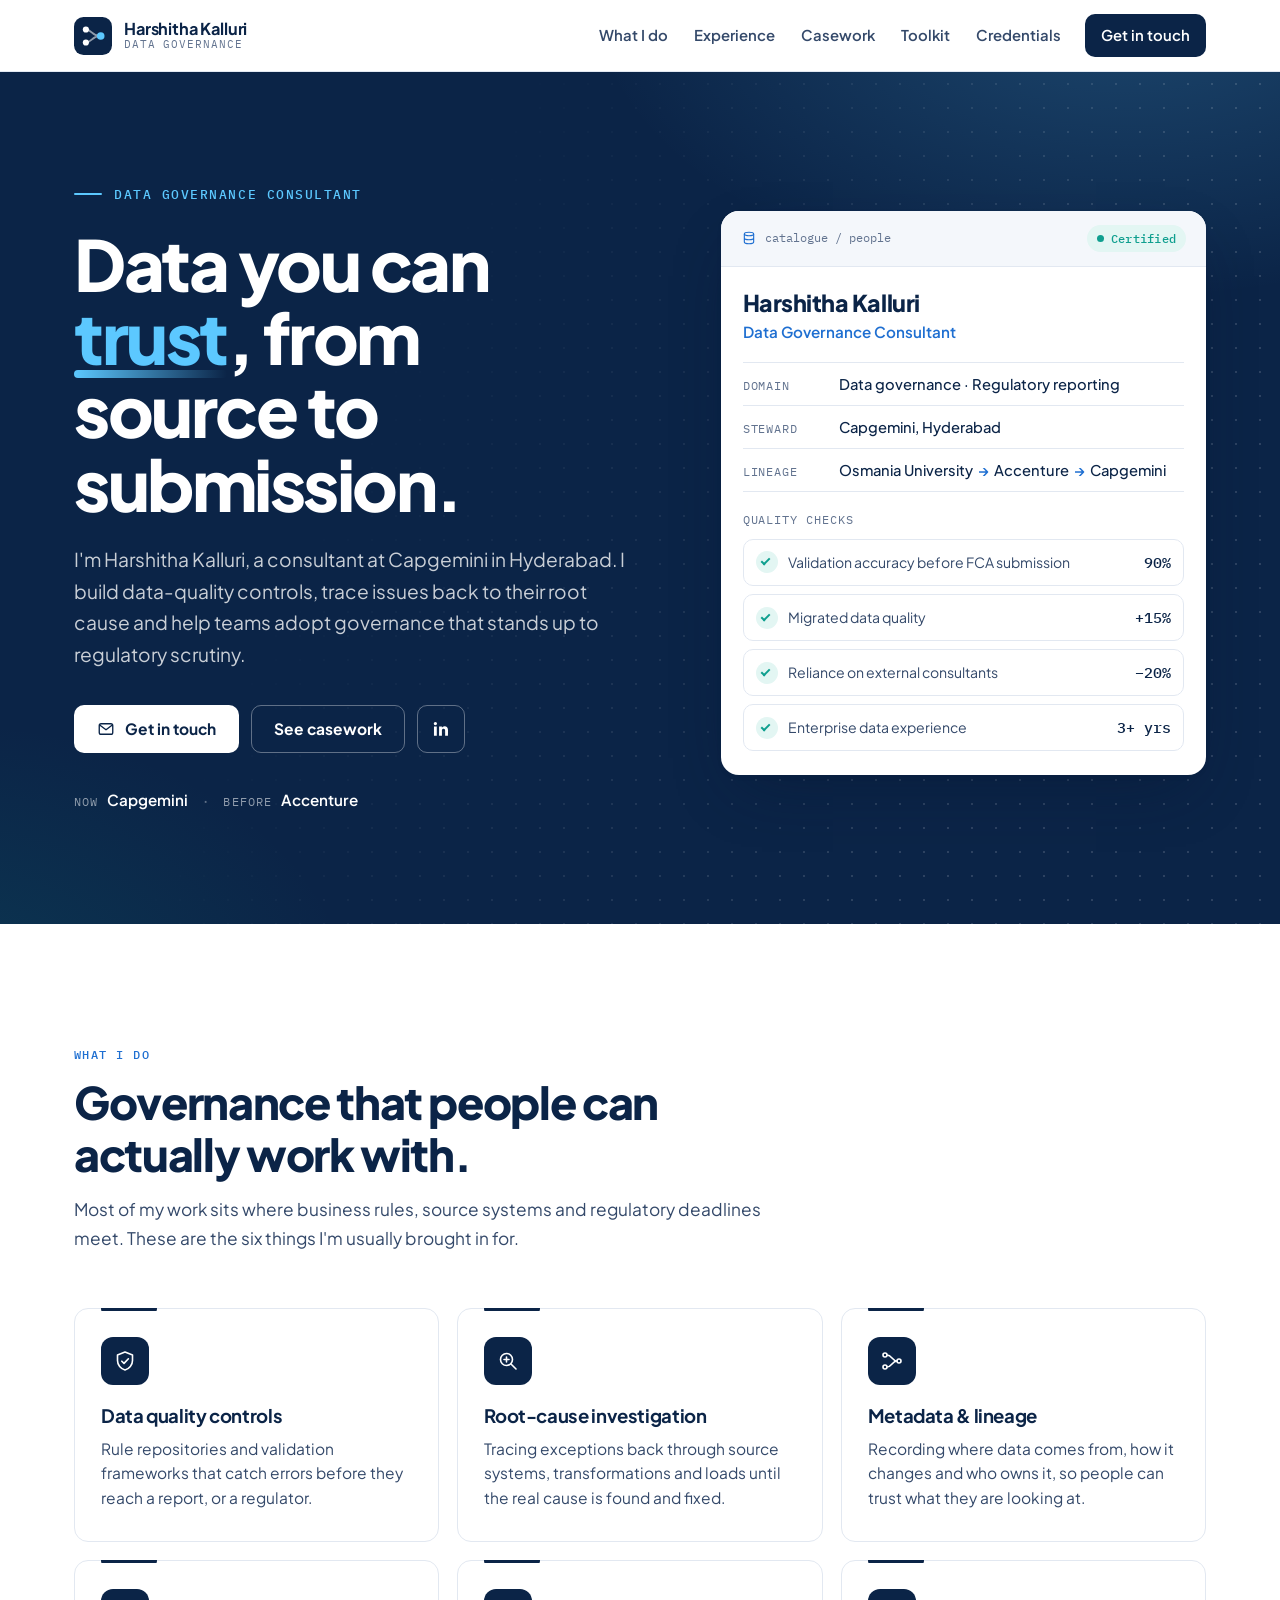
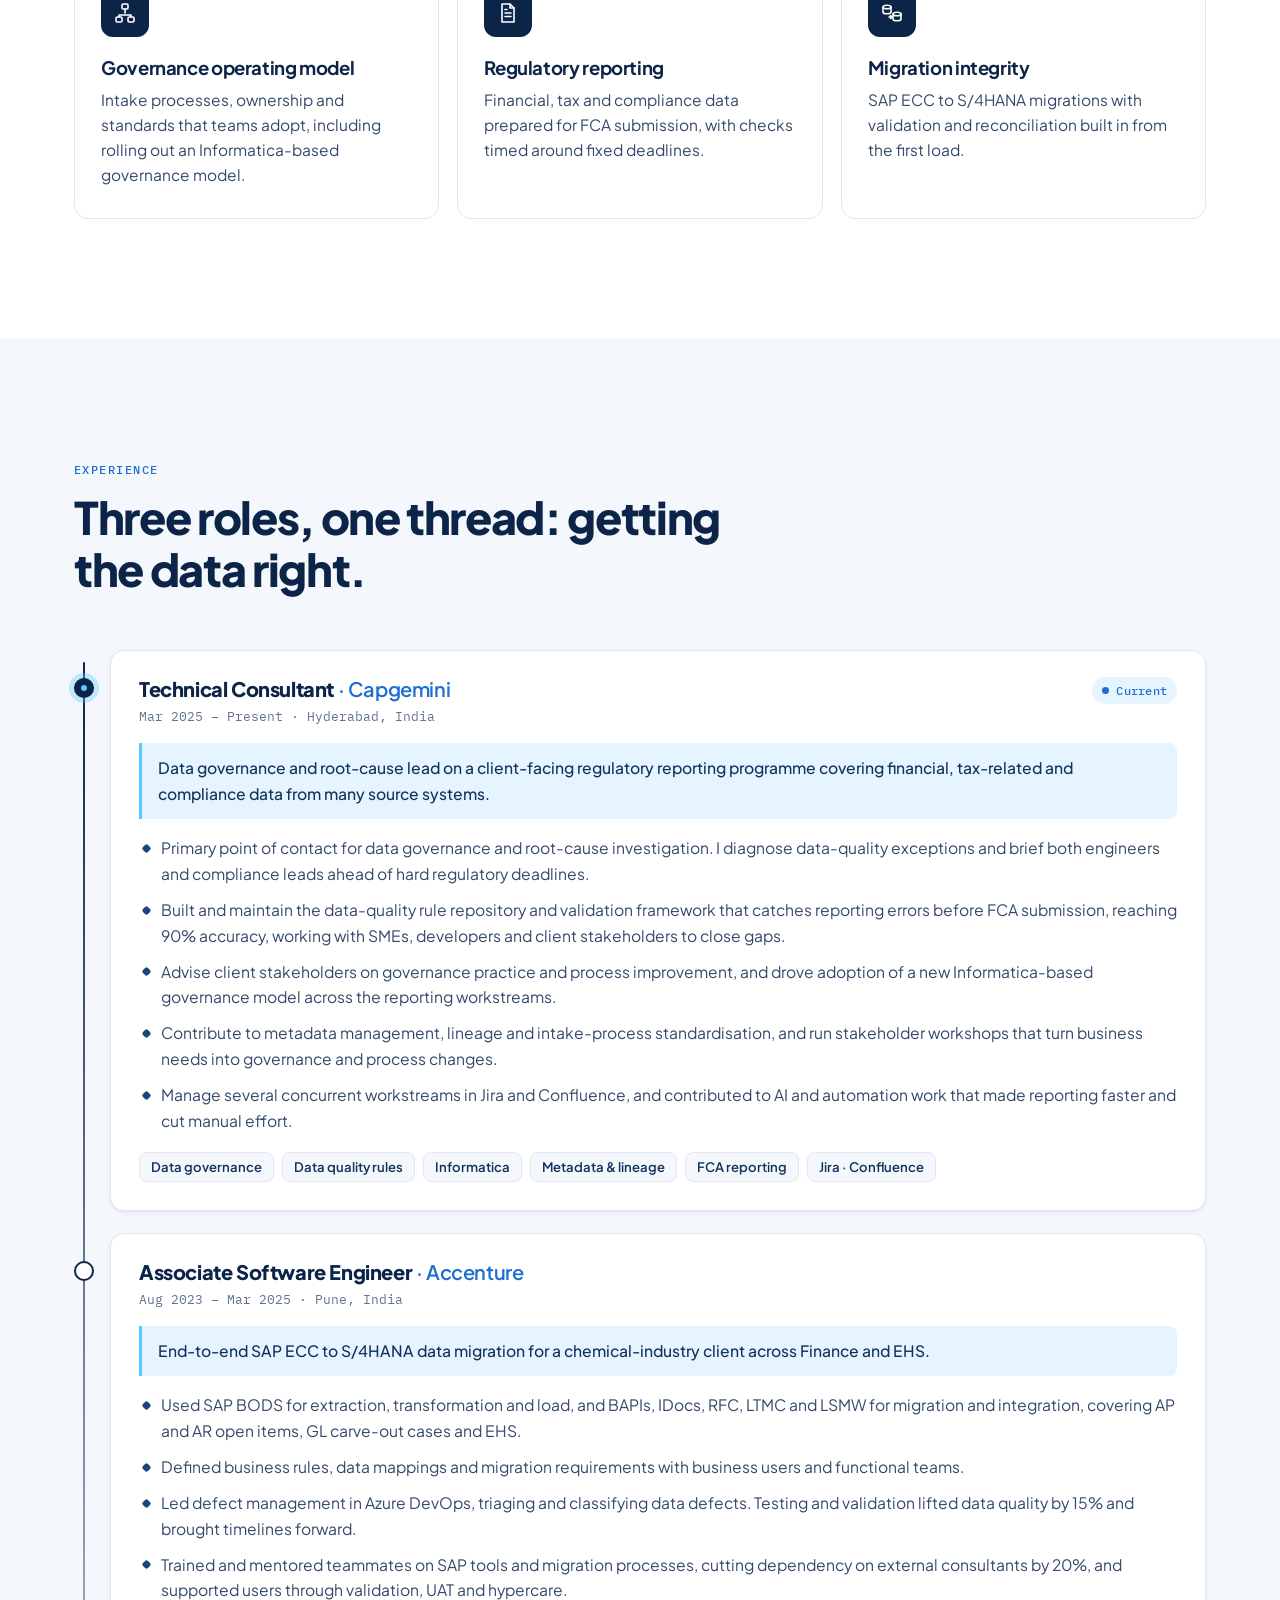
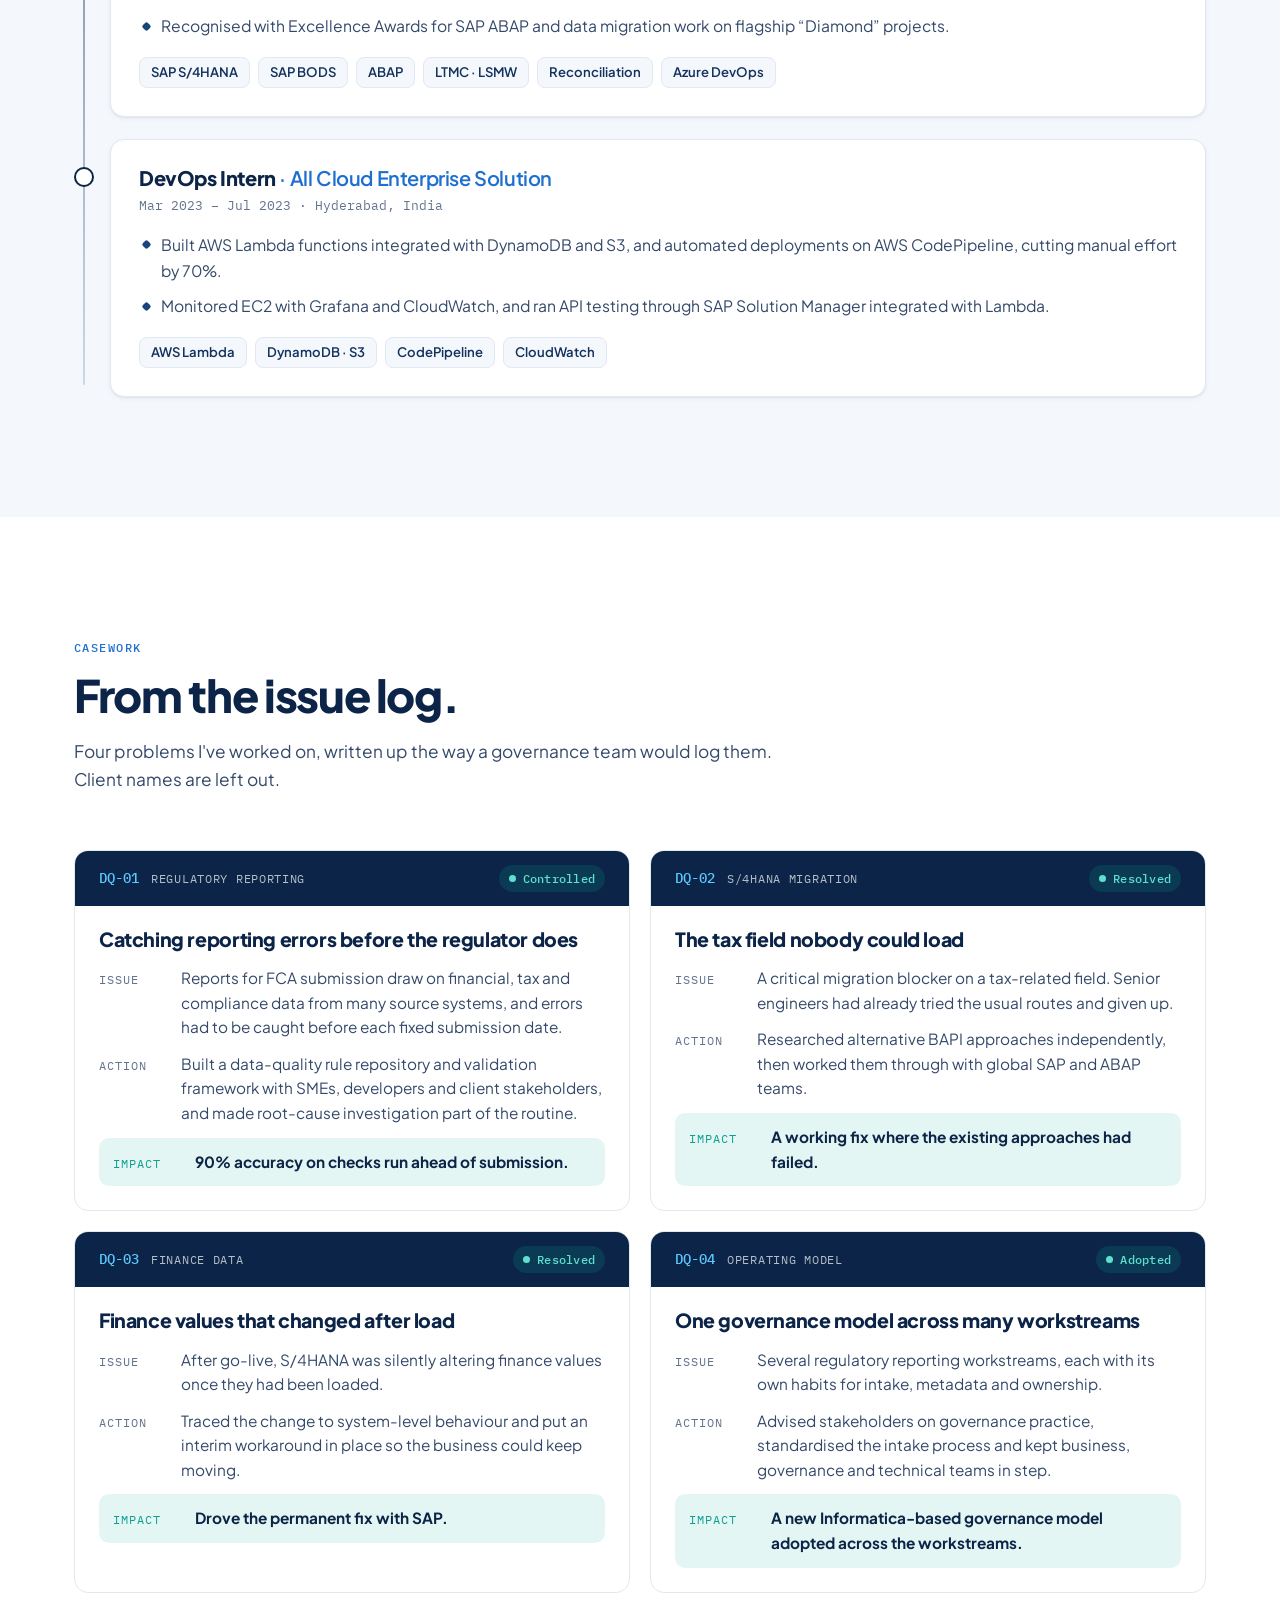
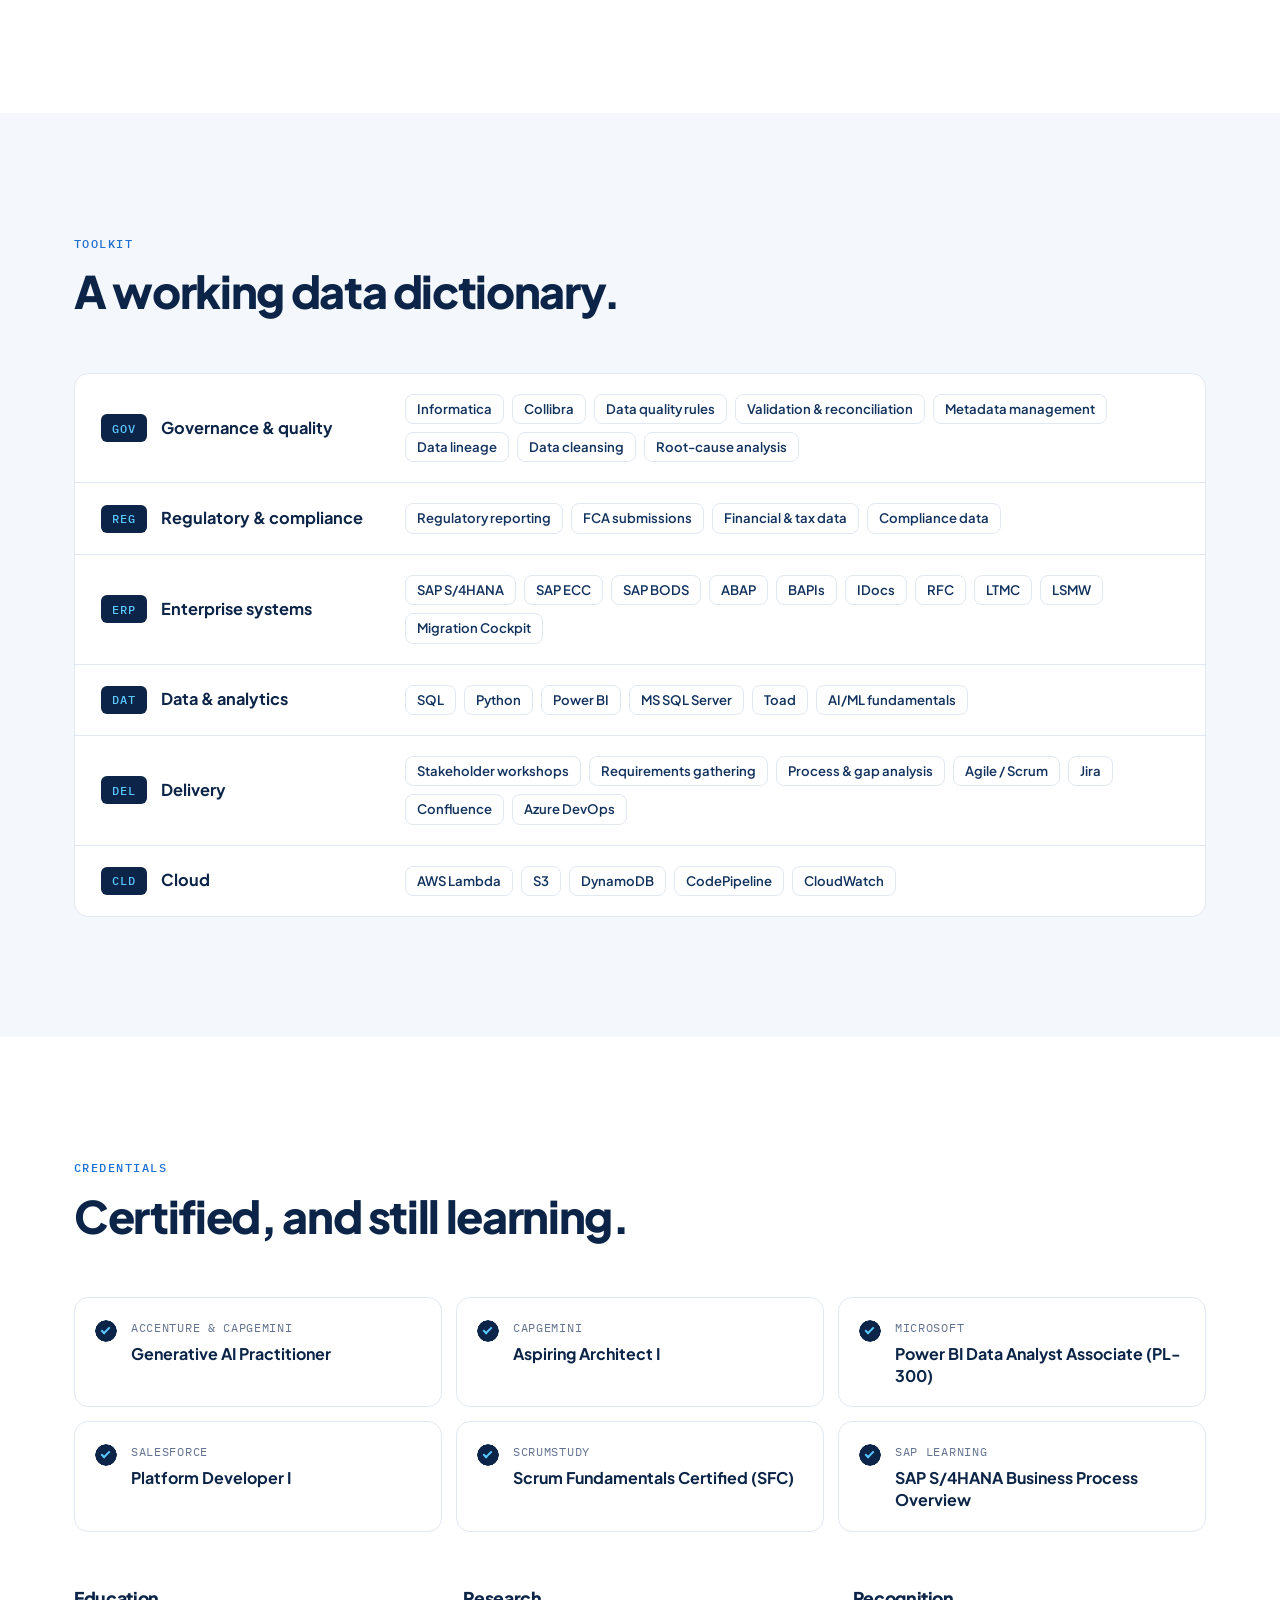
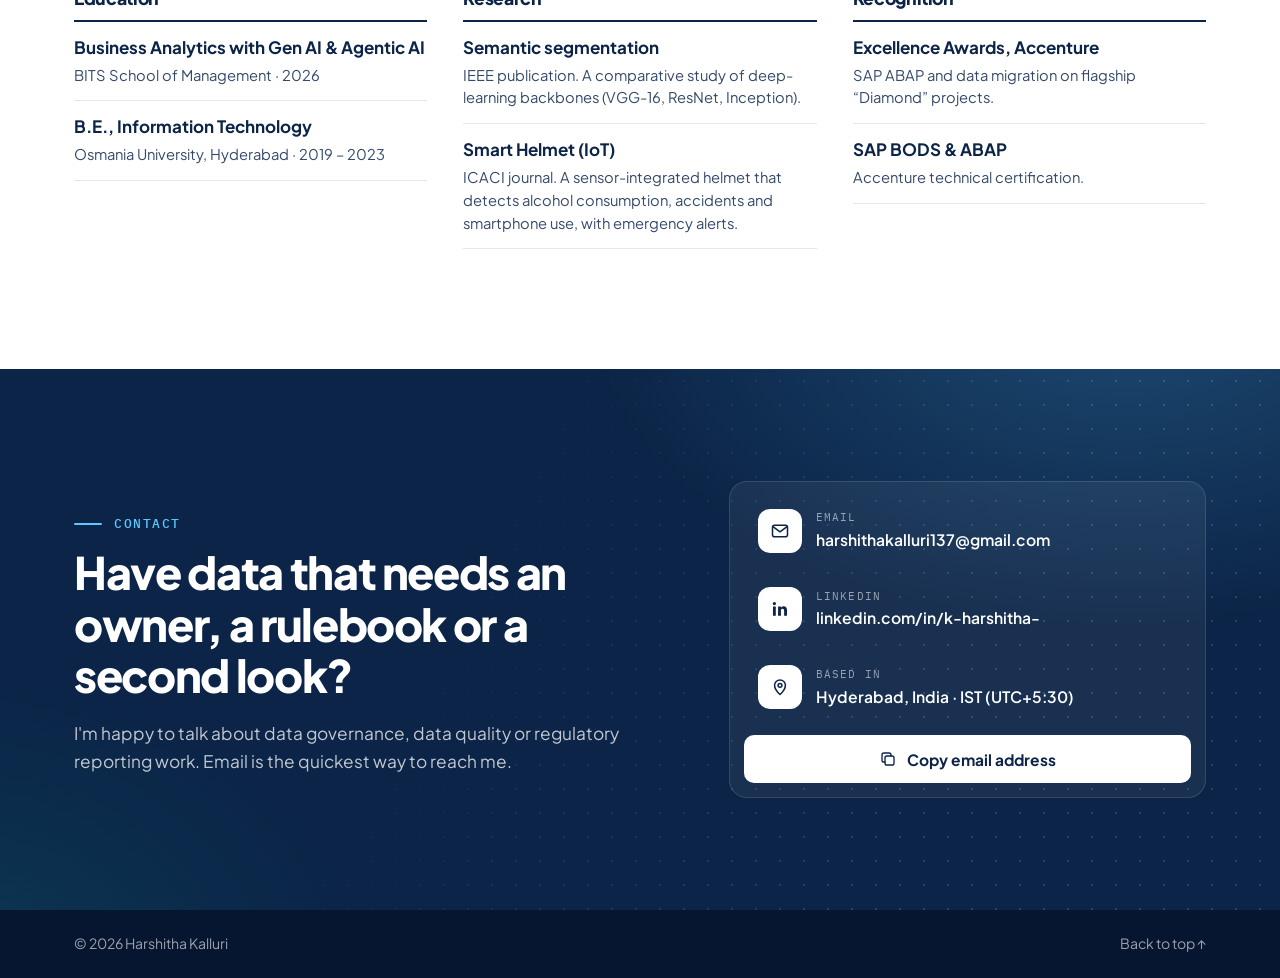
<file: index.html>
<!doctype html>
<html lang="en">
<head>
  <meta charset="utf-8">
  <meta name="viewport" content="width=device-width, initial-scale=1">
  <title>Harshitha Kalluri · Data Governance Consultant</title>
  <meta name="description" content="Harshitha Kalluri is a data governance consultant in Hyderabad, working on data quality, lineage, regulatory reporting and SAP S/4HANA data migration.">
  <meta name="author" content="Harshitha Kalluri">
  <link rel="canonical" href="https://harshitha.vedantam.co/">
  <meta name="theme-color" content="#0b2447">

  <meta property="og:type" content="profile">
  <meta property="og:site_name" content="Harshitha Kalluri">
  <meta property="og:title" content="Harshitha Kalluri · Data Governance Consultant">
  <meta property="og:description" content="Data quality, lineage and governance for regulatory reporting and SAP S/4HANA programmes. Hyderabad, India.">
  <meta property="og:url" content="https://harshitha.vedantam.co/">
  <meta property="og:image" content="https://harshitha.vedantam.co/assets/img/og-card.png">
  <meta property="og:image:width" content="1200">
  <meta property="og:image:height" content="630">
  <meta property="profile:first_name" content="Harshitha">
  <meta property="profile:last_name" content="Kalluri">
  <meta name="twitter:card" content="summary_large_image">
  <meta name="twitter:title" content="Harshitha Kalluri · Data Governance Consultant">
  <meta name="twitter:description" content="Data quality, lineage and governance for regulatory reporting and SAP S/4HANA programmes.">
  <meta name="twitter:image" content="https://harshitha.vedantam.co/assets/img/og-card.png">

  <link rel="icon" href="/favicon.svg" type="image/svg+xml">
  <link rel="icon" href="/favicon-32.png" sizes="32x32" type="image/png">
  <link rel="apple-touch-icon" href="/apple-touch-icon.png">

  <link rel="preconnect" href="https://fonts.googleapis.com">
  <link rel="preconnect" href="https://fonts.gstatic.com" crossorigin>
  <link href="https://fonts.googleapis.com/css2?family=Plus+Jakarta+Sans:wght@400;500;600;700;800&family=IBM+Plex+Mono:wght@400;500&display=swap" rel="stylesheet">
  <link rel="stylesheet" href="/assets/style.css">
  <script>document.documentElement.classList.add('js');</script>

  <script type="application/ld+json">
  {
    "@context": "https://schema.org",
    "@type": "Person",
    "name": "Harshitha Kalluri",
    "url": "https://harshitha.vedantam.co/",
    "jobTitle": "Data Governance Consultant",
    "worksFor": { "@type": "Organization", "name": "Capgemini" },
    "address": { "@type": "PostalAddress", "addressLocality": "Hyderabad", "addressCountry": "IN" },
    "alumniOf": [
      { "@type": "CollegeOrUniversity", "name": "Osmania University" },
      { "@type": "CollegeOrUniversity", "name": "BITS School of Management (BITSoM)" }
    ],
    "knowsAbout": ["Data governance", "Data quality", "Data lineage", "Metadata management", "Regulatory reporting", "Informatica", "SAP S/4HANA", "Data migration"],
    "sameAs": ["https://www.linkedin.com/in/k-harshitha-/"]
  }
  </script>
</head>
<body>
  <a class="skip-link" href="#main">Skip to content</a>

  <header class="site-header" id="top">
    <div class="container header-inner">
      <a class="brand" href="#top" aria-label="Harshitha Kalluri, back to top">
        <svg class="brand-mark" viewBox="0 0 32 32" aria-hidden="true">
          <rect width="32" height="32" rx="8"/>
          <path d="M10 10.5 C 15 10.5, 15 16, 22 16 M10 21.5 C 15 21.5, 15 16, 22 16"/>
          <circle cx="10" cy="10.5" r="2.6"/><circle cx="10" cy="21.5" r="2.6"/><circle class="brand-node" cx="22.5" cy="16" r="3.2"/>
        </svg>
        <span class="brand-text">
          <span class="brand-name">Harshitha Kalluri</span>
          <span class="brand-role">Data Governance</span>
        </span>
      </a>

      <nav class="nav" id="site-nav" aria-label="Primary">
        <a href="#services">What I do</a>
        <a href="#experience">Experience</a>
        <a href="#casework">Casework</a>
        <a href="#toolkit">Toolkit</a>
        <a href="#credentials">Credentials</a>
        <a href="#contact" class="nav-cta">Get in touch</a>
      </nav>

      <button class="menu-toggle" type="button" aria-label="Open menu" aria-expanded="false" aria-controls="site-nav">
        <span></span><span></span><span></span>
      </button>
    </div>
  </header>

  <main id="main">
    <!-- Hero -->
    <section class="hero">
      <div class="hero-bg" aria-hidden="true"></div>
      <div class="container hero-inner">
        <div class="hero-copy">
          <p class="kicker reveal">Data Governance Consultant</p>
          <h1 class="reveal">Data you can <span class="hl">trust</span>, from source to submission.</h1>
          <p class="hero-lede reveal">I'm Harshitha Kalluri, a consultant at Capgemini in Hyderabad. I build data-quality controls, trace issues back to their root cause and help teams adopt governance that stands up to regulatory scrutiny.</p>
          <div class="hero-actions reveal">
            <a class="btn btn-light js-email" href="#contact" data-u="harshithakalluri137" data-d="gmail.com">
              <svg viewBox="0 0 24 24" aria-hidden="true"><rect x="3" y="5" width="18" height="14" rx="2.5"/><path d="m4 7 8 6 8-6"/></svg>
              Get in touch
            </a>
            <a class="btn btn-outline-light" href="#casework">See casework</a>
            <a class="icon-link" href="https://www.linkedin.com/in/k-harshitha-/" target="_blank" rel="noopener" aria-label="LinkedIn profile">
              <svg viewBox="0 0 24 24" aria-hidden="true"><path d="M6.94 8.98H3.56V20h3.38V8.98ZM5.25 3.5a1.96 1.96 0 1 0 0 3.92 1.96 1.96 0 0 0 0-3.92ZM20.44 13.4c0-3.02-1.61-4.67-4.06-4.67-1.86 0-2.82 1.02-3.29 1.74V8.98H9.71c.04.98 0 11.02 0 11.02h3.38v-6.15c0-.33.02-.66.12-.9.27-.66.87-1.34 1.88-1.34 1.33 0 1.86 1.01 1.86 2.5V20h3.38l.11-6.6Z"/></svg>
            </a>
          </div>
          <p class="hero-orgs reveal"><span>Now</span> Capgemini <i aria-hidden="true">·</i> <span>Before</span> Accenture</p>
        </div>

        <aside class="record reveal" aria-label="Profile summary, styled as a data catalogue record">
          <div class="record-head">
            <span class="record-type">
              <svg viewBox="0 0 24 24" aria-hidden="true"><ellipse cx="12" cy="6" rx="7" ry="2.6"/><path d="M5 6v12c0 1.4 3.1 2.6 7 2.6s7-1.2 7-2.6V6M5 12c0 1.4 3.1 2.6 7 2.6s7-1.2 7-2.6"/></svg>
              catalogue / people
            </span>
            <span class="badge badge-pass"><i aria-hidden="true"></i>Certified</span>
          </div>
          <div class="record-body">
            <p class="record-name">Harshitha Kalluri</p>
            <p class="record-role">Data Governance Consultant</p>
            <dl class="record-fields">
              <div><dt>Domain</dt><dd>Data governance · Regulatory reporting</dd></div>
              <div><dt>Steward</dt><dd>Capgemini, Hyderabad</dd></div>
              <div><dt>Lineage</dt><dd>Osmania University <b aria-hidden="true">→</b> Accenture <b aria-hidden="true">→</b> Capgemini</dd></div>
            </dl>
            <p class="record-label">Quality checks</p>
            <ul class="checks">
              <li><span class="check-ico" aria-hidden="true"></span><span class="check-name">Validation accuracy before FCA submission</span><strong>90%</strong></li>
              <li><span class="check-ico" aria-hidden="true"></span><span class="check-name">Migrated data quality</span><strong>+15%</strong></li>
              <li><span class="check-ico" aria-hidden="true"></span><span class="check-name">Reliance on external consultants</span><strong>−20%</strong></li>
              <li><span class="check-ico" aria-hidden="true"></span><span class="check-name">Enterprise data experience</span><strong>3+ yrs</strong></li>
            </ul>
          </div>
        </aside>
      </div>
    </section>

    <!-- What I do -->
    <section class="section" id="services">
      <div class="container">
        <header class="section-head reveal">
          <p class="eyebrow">What I do</p>
          <h2>Governance that people can actually work with.</h2>
          <p class="section-lede">Most of my work sits where business rules, source systems and regulatory deadlines meet. These are the six things I'm usually brought in for.</p>
        </header>

        <div class="services">
          <article class="service reveal">
            <span class="service-ico" aria-hidden="true"><svg viewBox="0 0 24 24"><path d="M12 3 4.5 6v5.5c0 4.6 3.2 8.4 7.5 9.5 4.3-1.1 7.5-4.9 7.5-9.5V6L12 3Z"/><path d="m8.8 12.2 2.2 2.2 4.4-4.6"/></svg></span>
            <h3>Data quality controls</h3>
            <p>Rule repositories and validation frameworks that catch errors before they reach a report, or a regulator.</p>
          </article>
          <article class="service reveal">
            <span class="service-ico" aria-hidden="true"><svg viewBox="0 0 24 24"><circle cx="10.5" cy="10.5" r="6"/><path d="m15 15 5 5M8 10.5h5M10.5 8v5"/></svg></span>
            <h3>Root-cause investigation</h3>
            <p>Tracing exceptions back through source systems, transformations and loads until the real cause is found and fixed.</p>
          </article>
          <article class="service reveal">
            <span class="service-ico" aria-hidden="true"><svg viewBox="0 0 24 24"><circle cx="5" cy="6" r="2"/><circle cx="5" cy="18" r="2"/><circle cx="19" cy="12" r="2"/><path d="M7 6c5 0 5 6 10 6M7 18c5 0 5-6 10-6"/></svg></span>
            <h3>Metadata &amp; lineage</h3>
            <p>Recording where data comes from, how it changes and who owns it, so people can trust what they are looking at.</p>
          </article>
          <article class="service reveal">
            <span class="service-ico" aria-hidden="true"><svg viewBox="0 0 24 24"><rect x="9" y="3" width="6" height="5" rx="1.2"/><rect x="3" y="16" width="6" height="5" rx="1.2"/><rect x="15" y="16" width="6" height="5" rx="1.2"/><path d="M12 8v4M6 16v-2h12v2"/></svg></span>
            <h3>Governance operating model</h3>
            <p>Intake processes, ownership and standards that teams adopt, including rolling out an Informatica-based governance model.</p>
          </article>
          <article class="service reveal">
            <span class="service-ico" aria-hidden="true"><svg viewBox="0 0 24 24"><path d="M6 3h8l4 4v14H6V3Z"/><path d="M14 3v4h4M9 12h6M9 15.5h6M9 8.5h2"/></svg></span>
            <h3>Regulatory reporting</h3>
            <p>Financial, tax and compliance data prepared for FCA submission, with checks timed around fixed deadlines.</p>
          </article>
          <article class="service reveal">
            <span class="service-ico" aria-hidden="true"><svg viewBox="0 0 24 24"><ellipse cx="7" cy="6" rx="4" ry="1.8"/><path d="M3 6v5c0 1 1.8 1.8 4 1.8s4-.8 4-1.8V6"/><ellipse cx="17" cy="13" rx="4" ry="1.8"/><path d="M13 13v5c0 1 1.8 1.8 4 1.8s4-.8 4-1.8v-5M9 16h3m0 0-1.5-1.5M12 16l-1.5 1.5"/></svg></span>
            <h3>Migration integrity</h3>
            <p>SAP ECC to S/4HANA migrations with validation and reconciliation built in from the first load.</p>
          </article>
        </div>
      </div>
    </section>

    <!-- Experience -->
    <section class="section section-tint" id="experience">
      <div class="container">
        <header class="section-head reveal">
          <p class="eyebrow">Experience</p>
          <h2>Three roles, one thread: getting the data right.</h2>
        </header>

        <ol class="timeline">
          <li class="role reveal">
            <span class="role-node is-current" aria-hidden="true"></span>
            <div class="role-card">
              <div class="role-top">
                <div>
                  <h3>Technical Consultant <span class="role-org">· Capgemini</span></h3>
                  <p class="role-meta">Mar 2025 – Present · Hyderabad, India</p>
                </div>
                <span class="badge badge-live"><i aria-hidden="true"></i>Current</span>
              </div>
              <p class="role-summary">Data governance and root-cause lead on a client-facing regulatory reporting programme covering financial, tax-related and compliance data from many source systems.</p>
              <ul class="role-points">
                <li>Primary point of contact for data governance and root-cause investigation. I diagnose data-quality exceptions and brief both engineers and compliance leads ahead of hard regulatory deadlines.</li>
                <li>Built and maintain the data-quality rule repository and validation framework that catches reporting errors before FCA submission, reaching 90% accuracy, working with SMEs, developers and client stakeholders to close gaps.</li>
                <li>Advise client stakeholders on governance practice and process improvement, and drove adoption of a new Informatica-based governance model across the reporting workstreams.</li>
                <li>Contribute to metadata management, lineage and intake-process standardisation, and run stakeholder workshops that turn business needs into governance and process changes.</li>
                <li>Manage several concurrent workstreams in Jira and Confluence, and contributed to AI and automation work that made reporting faster and cut manual effort.</li>
              </ul>
              <ul class="tags" aria-label="Tools and topics">
                <li>Data governance</li><li>Data quality rules</li><li>Informatica</li><li>Metadata &amp; lineage</li><li>FCA reporting</li><li>Jira · Confluence</li>
              </ul>
            </div>
          </li>

          <li class="role reveal">
            <span class="role-node" aria-hidden="true"></span>
            <div class="role-card">
              <div class="role-top">
                <div>
                  <h3>Associate Software Engineer <span class="role-org">· Accenture</span></h3>
                  <p class="role-meta">Aug 2023 – Mar 2025 · Pune, India</p>
                </div>
              </div>
              <p class="role-summary">End-to-end SAP ECC to S/4HANA data migration for a chemical-industry client across Finance and EHS.</p>
              <ul class="role-points">
                <li>Used SAP BODS for extraction, transformation and load, and BAPIs, IDocs, RFC, LTMC and LSMW for migration and integration, covering AP and AR open items, GL carve-out cases and EHS.</li>
                <li>Defined business rules, data mappings and migration requirements with business users and functional teams.</li>
                <li>Led defect management in Azure DevOps, triaging and classifying data defects. Testing and validation lifted data quality by 15% and brought timelines forward.</li>
                <li>Trained and mentored teammates on SAP tools and migration processes, cutting dependency on external consultants by 20%, and supported users through validation, UAT and hypercare.</li>
                <li>Recognised with Excellence Awards for SAP ABAP and data migration work on flagship “Diamond” projects.</li>
              </ul>
              <ul class="tags" aria-label="Tools and topics">
                <li>SAP S/4HANA</li><li>SAP BODS</li><li>ABAP</li><li>LTMC · LSMW</li><li>Reconciliation</li><li>Azure DevOps</li>
              </ul>
            </div>
          </li>

          <li class="role reveal">
            <span class="role-node" aria-hidden="true"></span>
            <div class="role-card">
              <div class="role-top">
                <div>
                  <h3>DevOps Intern <span class="role-org">· All Cloud Enterprise Solution</span></h3>
                  <p class="role-meta">Mar 2023 – Jul 2023 · Hyderabad, India</p>
                </div>
              </div>
              <ul class="role-points">
                <li>Built AWS Lambda functions integrated with DynamoDB and S3, and automated deployments on AWS CodePipeline, cutting manual effort by 70%.</li>
                <li>Monitored EC2 with Grafana and CloudWatch, and ran API testing through SAP Solution Manager integrated with Lambda.</li>
              </ul>
              <ul class="tags" aria-label="Tools and topics">
                <li>AWS Lambda</li><li>DynamoDB · S3</li><li>CodePipeline</li><li>CloudWatch</li>
              </ul>
            </div>
          </li>
        </ol>
      </div>
    </section>

    <!-- Casework -->
    <section class="section" id="casework">
      <div class="container">
        <header class="section-head reveal">
          <p class="eyebrow">Casework</p>
          <h2>From the issue log.</h2>
          <p class="section-lede">Four problems I've worked on, written up the way a governance team would log them. Client names are left out.</p>
        </header>

        <div class="issues">
          <article class="issue reveal">
            <div class="issue-head">
              <span class="issue-id">DQ-01</span>
              <span class="issue-area">Regulatory reporting</span>
              <span class="badge badge-pass"><i aria-hidden="true"></i>Controlled</span>
            </div>
            <h3>Catching reporting errors before the regulator does</h3>
            <dl class="issue-fields">
              <div><dt>Issue</dt><dd>Reports for FCA submission draw on financial, tax and compliance data from many source systems, and errors had to be caught before each fixed submission date.</dd></div>
              <div><dt>Action</dt><dd>Built a data-quality rule repository and validation framework with SMEs, developers and client stakeholders, and made root-cause investigation part of the routine.</dd></div>
              <div class="issue-impact"><dt>Impact</dt><dd>90% accuracy on checks run ahead of submission.</dd></div>
            </dl>
          </article>

          <article class="issue reveal">
            <div class="issue-head">
              <span class="issue-id">DQ-02</span>
              <span class="issue-area">S/4HANA migration</span>
              <span class="badge badge-pass"><i aria-hidden="true"></i>Resolved</span>
            </div>
            <h3>The tax field nobody could load</h3>
            <dl class="issue-fields">
              <div><dt>Issue</dt><dd>A critical migration blocker on a tax-related field. Senior engineers had already tried the usual routes and given up.</dd></div>
              <div><dt>Action</dt><dd>Researched alternative BAPI approaches independently, then worked them through with global SAP and ABAP teams.</dd></div>
              <div class="issue-impact"><dt>Impact</dt><dd>A working fix where the existing approaches had failed.</dd></div>
            </dl>
          </article>

          <article class="issue reveal">
            <div class="issue-head">
              <span class="issue-id">DQ-03</span>
              <span class="issue-area">Finance data</span>
              <span class="badge badge-pass"><i aria-hidden="true"></i>Resolved</span>
            </div>
            <h3>Finance values that changed after load</h3>
            <dl class="issue-fields">
              <div><dt>Issue</dt><dd>After go-live, S/4HANA was silently altering finance values once they had been loaded.</dd></div>
              <div><dt>Action</dt><dd>Traced the change to system-level behaviour and put an interim workaround in place so the business could keep moving.</dd></div>
              <div class="issue-impact"><dt>Impact</dt><dd>Drove the permanent fix with SAP.</dd></div>
            </dl>
          </article>

          <article class="issue reveal">
            <div class="issue-head">
              <span class="issue-id">DQ-04</span>
              <span class="issue-area">Operating model</span>
              <span class="badge badge-pass"><i aria-hidden="true"></i>Adopted</span>
            </div>
            <h3>One governance model across many workstreams</h3>
            <dl class="issue-fields">
              <div><dt>Issue</dt><dd>Several regulatory reporting workstreams, each with its own habits for intake, metadata and ownership.</dd></div>
              <div><dt>Action</dt><dd>Advised stakeholders on governance practice, standardised the intake process and kept business, governance and technical teams in step.</dd></div>
              <div class="issue-impact"><dt>Impact</dt><dd>A new Informatica-based governance model adopted across the workstreams.</dd></div>
            </dl>
          </article>
        </div>
      </div>
    </section>

    <!-- Toolkit -->
    <section class="section section-tint" id="toolkit">
      <div class="container">
        <header class="section-head reveal">
          <p class="eyebrow">Toolkit</p>
          <h2>A working data dictionary.</h2>
        </header>

        <div class="dictionary reveal">
          <div class="dict-row">
            <div class="dict-term"><span class="dict-code">GOV</span>Governance &amp; quality</div>
            <ul class="tags"><li>Informatica</li><li>Collibra</li><li>Data quality rules</li><li>Validation &amp; reconciliation</li><li>Metadata management</li><li>Data lineage</li><li>Data cleansing</li><li>Root-cause analysis</li></ul>
          </div>
          <div class="dict-row">
            <div class="dict-term"><span class="dict-code">REG</span>Regulatory &amp; compliance</div>
            <ul class="tags"><li>Regulatory reporting</li><li>FCA submissions</li><li>Financial &amp; tax data</li><li>Compliance data</li></ul>
          </div>
          <div class="dict-row">
            <div class="dict-term"><span class="dict-code">ERP</span>Enterprise systems</div>
            <ul class="tags"><li>SAP S/4HANA</li><li>SAP ECC</li><li>SAP BODS</li><li>ABAP</li><li>BAPIs</li><li>IDocs</li><li>RFC</li><li>LTMC</li><li>LSMW</li><li>Migration Cockpit</li></ul>
          </div>
          <div class="dict-row">
            <div class="dict-term"><span class="dict-code">DAT</span>Data &amp; analytics</div>
            <ul class="tags"><li>SQL</li><li>Python</li><li>Power BI</li><li>MS SQL Server</li><li>Toad</li><li>AI/ML fundamentals</li></ul>
          </div>
          <div class="dict-row">
            <div class="dict-term"><span class="dict-code">DEL</span>Delivery</div>
            <ul class="tags"><li>Stakeholder workshops</li><li>Requirements gathering</li><li>Process &amp; gap analysis</li><li>Agile / Scrum</li><li>Jira</li><li>Confluence</li><li>Azure DevOps</li></ul>
          </div>
          <div class="dict-row">
            <div class="dict-term"><span class="dict-code">CLD</span>Cloud</div>
            <ul class="tags"><li>AWS Lambda</li><li>S3</li><li>DynamoDB</li><li>CodePipeline</li><li>CloudWatch</li></ul>
          </div>
        </div>
      </div>
    </section>

    <!-- Credentials -->
    <section class="section" id="credentials">
      <div class="container">
        <header class="section-head reveal">
          <p class="eyebrow">Credentials</p>
          <h2>Certified, and still learning.</h2>
        </header>

        <div class="certs">
          <div class="cert reveal"><span class="cert-issuer">Accenture &amp; Capgemini</span><span class="cert-name">Generative AI Practitioner</span></div>
          <div class="cert reveal"><span class="cert-issuer">Capgemini</span><span class="cert-name">Aspiring Architect I</span></div>
          <div class="cert reveal"><span class="cert-issuer">Microsoft</span><span class="cert-name">Power BI Data Analyst Associate (PL-300)</span></div>
          <div class="cert reveal"><span class="cert-issuer">Salesforce</span><span class="cert-name">Platform Developer I</span></div>
          <div class="cert reveal"><span class="cert-issuer">SCRUMstudy</span><span class="cert-name">Scrum Fundamentals Certified (SFC)</span></div>
          <div class="cert reveal"><span class="cert-issuer">SAP Learning</span><span class="cert-name">SAP S/4HANA Business Process Overview</span></div>
        </div>

        <div class="cred-grid">
          <div class="cred-block reveal">
            <h3>Education</h3>
            <ul class="cred-list">
              <li><strong>Business Analytics with Gen AI &amp; Agentic AI</strong><span>BITS School of Management · 2026</span></li>
              <li><strong>B.E., Information Technology</strong><span>Osmania University, Hyderabad · 2019 – 2023</span></li>
            </ul>
          </div>
          <div class="cred-block reveal">
            <h3>Research</h3>
            <ul class="cred-list">
              <li><strong>Semantic segmentation</strong><span>IEEE publication. A comparative study of deep-learning backbones (VGG-16, ResNet, Inception).</span></li>
              <li><strong>Smart Helmet (IoT)</strong><span>ICACI journal. A sensor-integrated helmet that detects alcohol consumption, accidents and smartphone use, with emergency alerts.</span></li>
            </ul>
          </div>
          <div class="cred-block reveal">
            <h3>Recognition</h3>
            <ul class="cred-list">
              <li><strong>Excellence Awards, Accenture</strong><span>SAP ABAP and data migration on flagship “Diamond” projects.</span></li>
              <li><strong>SAP BODS &amp; ABAP</strong><span>Accenture technical certification.</span></li>
            </ul>
          </div>
        </div>
      </div>
    </section>

    <!-- Contact -->
    <section class="contact" id="contact">
      <div class="hero-bg" aria-hidden="true"></div>
      <div class="container contact-inner reveal">
        <div>
          <p class="kicker">Contact</p>
          <h2>Have data that needs an owner, a rulebook or a second look?</h2>
          <p class="contact-lede">I'm happy to talk about data governance, data quality or regulatory reporting work. Email is the quickest way to reach me.</p>
        </div>
        <div class="contact-card">
          <a class="contact-row js-email" href="#contact" data-u="harshithakalluri137" data-d="gmail.com">
            <span class="contact-ico" aria-hidden="true"><svg viewBox="0 0 24 24"><rect x="3" y="5" width="18" height="14" rx="2.5"/><path d="m4 7 8 6 8-6"/></svg></span>
            <span><small>Email</small><span class="js-email-text">harshithakalluri137 [at] gmail [dot] com</span></span>
          </a>
          <a class="contact-row" href="https://www.linkedin.com/in/k-harshitha-/" target="_blank" rel="noopener">
            <span class="contact-ico" aria-hidden="true"><svg viewBox="0 0 24 24"><path class="fill" d="M6.94 8.98H3.56V20h3.38V8.98ZM5.25 3.5a1.96 1.96 0 1 0 0 3.92 1.96 1.96 0 0 0 0-3.92ZM20.44 13.4c0-3.02-1.61-4.67-4.06-4.67-1.86 0-2.82 1.02-3.29 1.74V8.98H9.71c.04.98 0 11.02 0 11.02h3.38v-6.15c0-.33.02-.66.12-.9.27-.66.87-1.34 1.88-1.34 1.33 0 1.86 1.01 1.86 2.5V20h3.38l.11-6.6Z"/></svg></span>
            <span><small>LinkedIn</small>linkedin.com/in/k-harshitha-</span>
          </a>
          <div class="contact-row is-static">
            <span class="contact-ico" aria-hidden="true"><svg viewBox="0 0 24 24"><path d="M12 21s-6.5-5.6-6.5-11a6.5 6.5 0 0 1 13 0c0 5.4-6.5 11-6.5 11Z"/><circle cx="12" cy="10" r="2.3"/></svg></span>
            <span><small>Based in</small>Hyderabad, India · IST (UTC+5:30)</span>
          </div>
          <button class="btn btn-light copy-email" type="button" hidden>
            <svg viewBox="0 0 24 24" aria-hidden="true"><rect x="8" y="8" width="12" height="12" rx="2.5"/><path d="M16 8V6.5A2.5 2.5 0 0 0 13.5 4h-7A2.5 2.5 0 0 0 4 6.5v7A2.5 2.5 0 0 0 6.5 16H8"/></svg>
            <span class="copy-label">Copy email address</span>
          </button>
        </div>
      </div>
    </section>
  </main>

  <footer class="site-footer">
    <div class="container footer-inner">
      <p>© <span class="js-year">2026</span> Harshitha Kalluri</p>
      <a href="#top">Back to top ↑</a>
    </div>
  </footer>

  <script src="/assets/main.js" defer></script>
</body>
</html>
</file>
<file: assets/style.css>
/* ==========================================================================
   Harshitha Kalluri · Data Governance Consultant
   Navy and white, with a sky-blue accent and teal for "passing" states.
   ========================================================================== */

:root {
  --navy-950: #061630;
  --navy-900: #0b2447;
  --navy-800: #12325e;
  --navy-700: #19447c;
  --navy-600: #24589c;
  --sky: #5cc8ff;
  --sky-soft: #e6f4ff;
  --azure: #1f6fd1;
  --pass: #0f9f8f;
  --pass-soft: #e3f6f3;

  --white: #ffffff;
  --tint: #f4f7fb;
  --line: #e2e8f1;
  --line-strong: #cdd7e5;
  --text: #0b2447;
  --text-soft: #34496a;
  --muted: #62738f;

  --font: "Plus Jakarta Sans", system-ui, -apple-system, "Segoe UI", Roboto, sans-serif;
  --mono: "IBM Plex Mono", ui-monospace, "Cascadia Code", Consolas, monospace;

  --container: 1180px;
  --gutter: 24px;
  --header-h: 72px;
  --radius: 14px;
  --radius-sm: 10px;
  --shadow-sm: 0 1px 2px rgba(11, 36, 71, 0.06), 0 2px 8px -2px rgba(11, 36, 71, 0.06);
  --shadow-lg: 0 2px 4px rgba(6, 22, 48, 0.08), 0 24px 60px -20px rgba(6, 22, 48, 0.45);

  color-scheme: light;
}

/* ---------- Base ---------- */

*, *::before, *::after { box-sizing: border-box; }

html {
  -webkit-text-size-adjust: 100%;
  scroll-behavior: smooth;
  scroll-padding-top: calc(var(--header-h) + 8px);
}

body {
  margin: 0;
  background: var(--white);
  color: var(--text);
  font-family: var(--font);
  font-size: 1.0625rem;
  line-height: 1.65;
  -webkit-font-smoothing: antialiased;
  overflow-x: hidden;
}

img, svg { display: block; max-width: 100%; }
a { color: inherit; }
h1, h2, h3, h4 { margin: 0; line-height: 1.15; letter-spacing: -0.02em; }
p { margin: 0; }
ul, ol { margin: 0; padding: 0; list-style: none; }
dl, dd { margin: 0; }

:focus-visible { outline: 2.5px solid var(--sky); outline-offset: 3px; border-radius: 6px; }
::selection { background: var(--sky); color: var(--navy-950); }

.container { width: 100%; max-width: var(--container); margin: 0 auto; padding: 0 var(--gutter); }

.skip-link {
  position: absolute; left: 12px; top: -60px; z-index: 100;
  padding: 10px 14px; border-radius: var(--radius-sm);
  background: var(--navy-900); color: var(--white); font-weight: 600; text-decoration: none;
  transition: top 0.2s ease;
}
.skip-link:focus { top: 12px; }

/* ---------- Header ---------- */

.site-header {
  position: sticky; top: 0; z-index: 50;
  height: var(--header-h);
  background: rgba(255, 255, 255, 0.92);
  -webkit-backdrop-filter: saturate(180%) blur(12px);
  backdrop-filter: saturate(180%) blur(12px);
  border-bottom: 1px solid var(--line);
  transition: box-shadow 0.25s ease;
}
.site-header.is-scrolled { box-shadow: 0 6px 24px -12px rgba(11, 36, 71, 0.25); }

.header-inner { height: 100%; display: flex; align-items: center; gap: 24px; }

.brand { display: inline-flex; align-items: center; gap: 12px; text-decoration: none; margin-right: auto; }
.brand-mark { width: 38px; height: 38px; flex: none; }
.brand-mark rect { fill: var(--navy-900); }
.brand-mark path { fill: none; stroke: rgba(255, 255, 255, 0.55); stroke-width: 1.6; }
.brand-mark circle { fill: var(--white); }
.brand-mark .brand-node { fill: var(--sky); }
.brand-text { display: flex; flex-direction: column; line-height: 1.15; }
.brand-name { font-weight: 700; font-size: 1.02rem; letter-spacing: -0.01em; }
.brand-role { font-family: var(--mono); font-size: 0.7rem; letter-spacing: 0.08em; text-transform: uppercase; color: var(--muted); }

.nav { display: flex; align-items: center; gap: 2px; }
.nav a {
  position: relative; padding: 8px 12px;
  font-size: 0.93rem; font-weight: 600; color: var(--text-soft); text-decoration: none;
  transition: color 0.2s ease;
}
.nav a::after {
  content: ""; position: absolute; left: 12px; right: 12px; bottom: 2px; height: 2px; border-radius: 2px;
  background: var(--azure); transform: scaleX(0); transform-origin: left; transition: transform 0.25s ease;
}
.nav a:hover { color: var(--navy-900); }
.nav a:hover::after, .nav a.is-active::after { transform: scaleX(1); }
.nav a.is-active { color: var(--navy-900); }
.nav a.nav-cta {
  margin-left: 10px; padding: 9px 16px; border-radius: var(--radius-sm);
  background: var(--navy-900); color: var(--white);
  transition: background-color 0.2s ease;
}
.nav a.nav-cta::after { display: none; }
.nav a.nav-cta:hover { background: var(--navy-700); }

.menu-toggle {
  display: none; place-items: center;
  width: 44px; height: 44px; padding: 0;
  border: 1px solid var(--line-strong); border-radius: var(--radius-sm);
  background: var(--white); color: var(--navy-900); cursor: pointer;
}
.menu-toggle span { grid-area: 1 / 1; width: 18px; height: 2px; border-radius: 2px; background: currentColor; transition: transform 0.25s ease, opacity 0.2s ease; }
.menu-toggle span:nth-child(1) { transform: translateY(-6px); }
.menu-toggle span:nth-child(3) { transform: translateY(6px); }
.menu-toggle[aria-expanded="true"] span:nth-child(1) { transform: rotate(45deg); }
.menu-toggle[aria-expanded="true"] span:nth-child(2) { opacity: 0; }
.menu-toggle[aria-expanded="true"] span:nth-child(3) { transform: rotate(-45deg); }

/* ---------- Buttons & badges ---------- */

.btn {
  display: inline-flex; align-items: center; justify-content: center; gap: 10px;
  min-height: 48px; padding: 0 22px;
  border: 1.5px solid transparent; border-radius: var(--radius-sm);
  font: inherit; font-size: 0.97rem; font-weight: 700; text-decoration: none; cursor: pointer;
  transition: background-color 0.2s ease, border-color 0.2s ease, color 0.2s ease, transform 0.15s ease;
}
.btn:active { transform: translateY(1px); }
.btn svg { width: 18px; height: 18px; flex: none; fill: none; stroke: currentColor; stroke-width: 1.8; stroke-linecap: round; stroke-linejoin: round; }
.btn-light { background: var(--white); color: var(--navy-900); }
.btn-light:hover { background: var(--sky); }
.btn-outline-light { color: var(--white); border-color: rgba(255, 255, 255, 0.35); }
.btn-outline-light:hover { border-color: var(--white); background: rgba(255, 255, 255, 0.06); }

.icon-link {
  display: inline-grid; place-items: center; width: 48px; height: 48px;
  border: 1.5px solid rgba(255, 255, 255, 0.35); border-radius: var(--radius-sm);
  color: var(--white); transition: border-color 0.2s ease, background-color 0.2s ease;
}
.icon-link:hover { border-color: var(--white); background: rgba(255, 255, 255, 0.06); }
.icon-link svg { width: 20px; height: 20px; fill: currentColor; }

.badge {
  display: inline-flex; align-items: center; gap: 7px;
  padding: 4px 10px; border-radius: 999px;
  font-family: var(--mono); font-size: 0.72rem; font-weight: 500; letter-spacing: 0.02em; white-space: nowrap;
}
.badge i { width: 7px; height: 7px; border-radius: 50%; background: currentColor; }
.badge-pass { background: var(--pass-soft); color: var(--pass); }
.badge-live { background: var(--sky-soft); color: var(--azure); }
.badge-live i { animation: pulse 2s ease-in-out infinite; }
@keyframes pulse { 50% { opacity: 0.35; } }

/* ---------- Hero ---------- */

.hero { position: relative; overflow: hidden; background: var(--navy-900); color: var(--white); padding: clamp(56px, 8vw, 104px) 0 clamp(64px, 9vw, 112px); }

.hero-bg {
  position: absolute; inset: 0; pointer-events: none;
  background:
    radial-gradient(900px 520px at 88% -10%, rgba(92, 200, 255, 0.22), transparent 60%),
    radial-gradient(700px 480px at -5% 110%, rgba(15, 159, 143, 0.16), transparent 60%);
}
.hero-bg::after {
  content: ""; position: absolute; inset: 0;
  background-image: radial-gradient(rgba(255, 255, 255, 0.14) 1px, transparent 1.2px);
  background-size: 24px 24px;
  -webkit-mask-image: linear-gradient(115deg, transparent 30%, #000 75%);
  mask-image: linear-gradient(115deg, transparent 30%, #000 75%);
}

.hero-inner { position: relative; display: grid; grid-template-columns: minmax(0, 1.08fr) minmax(0, 0.92fr); gap: clamp(36px, 6vw, 80px); align-items: center; }

.kicker {
  display: inline-flex; align-items: center; gap: 12px;
  font-family: var(--mono); font-size: 0.8rem; font-weight: 500; letter-spacing: 0.12em; text-transform: uppercase; color: var(--sky);
}
.kicker::before { content: ""; width: 28px; height: 2px; border-radius: 2px; background: currentColor; }

.hero h1 {
  margin-top: 22px;
  font-size: clamp(2.6rem, 5.6vw, 4.4rem);
  font-weight: 800;
  line-height: 1.04;
  letter-spacing: -0.035em;
}
.hl { position: relative; color: var(--sky); white-space: nowrap; }
.hl::after {
  content: ""; position: absolute; left: 0; right: 0; bottom: 0.04em; height: 0.12em; border-radius: 4px;
  background: linear-gradient(90deg, var(--sky), rgba(92, 200, 255, 0));
}

.hero-lede { margin-top: 24px; max-width: 46ch; font-size: clamp(1.05rem, 1.5vw, 1.2rem); line-height: 1.65; color: rgba(255, 255, 255, 0.78); }

.hero-actions { display: flex; flex-wrap: wrap; align-items: center; gap: 12px; margin-top: 34px; }

.hero-orgs { margin-top: 34px; font-size: 0.95rem; font-weight: 600; color: var(--white); }
.hero-orgs span { margin-right: 6px; font-family: var(--mono); font-size: 0.72rem; font-weight: 400; letter-spacing: 0.1em; text-transform: uppercase; color: rgba(255, 255, 255, 0.55); }
.hero-orgs i { margin: 0 12px; font-style: normal; color: rgba(255, 255, 255, 0.35); }

/* Catalogue record card */

.record { background: var(--white); color: var(--text); border-radius: 18px; box-shadow: var(--shadow-lg); overflow: hidden; }
.record-head {
  display: flex; align-items: center; justify-content: space-between; gap: 12px;
  padding: 14px 20px; background: var(--tint); border-bottom: 1px solid var(--line);
}
.record-type { display: inline-flex; align-items: center; gap: 8px; font-family: var(--mono); font-size: 0.76rem; color: var(--muted); }
.record-type svg { width: 16px; height: 16px; fill: none; stroke: var(--azure); stroke-width: 1.7; }
.record-body { padding: 22px 22px 24px; }
.record-name { font-size: 1.45rem; font-weight: 800; letter-spacing: -0.02em; line-height: 1.2; }
.record-role { margin-top: 2px; font-size: 0.95rem; font-weight: 600; color: var(--azure); }

.record-fields { margin-top: 18px; border-top: 1px solid var(--line); }
.record-fields div { display: grid; grid-template-columns: 84px 1fr; gap: 12px; padding: 10px 0; border-bottom: 1px solid var(--line); }
.record-fields dt { font-family: var(--mono); font-size: 0.72rem; text-transform: uppercase; letter-spacing: 0.08em; color: var(--muted); padding-top: 3px; }
.record-fields dd { font-size: 0.92rem; font-weight: 500; line-height: 1.5; }
.record-fields b { color: var(--azure); font-weight: 600; margin: 0 2px; }

.record-label { margin-top: 18px; font-family: var(--mono); font-size: 0.72rem; text-transform: uppercase; letter-spacing: 0.08em; color: var(--muted); }
.checks { margin-top: 10px; display: grid; gap: 8px; }
.checks li {
  display: grid; grid-template-columns: 22px 1fr auto; align-items: center; gap: 10px;
  padding: 10px 12px; border: 1px solid var(--line); border-radius: var(--radius-sm); background: var(--white);
}
.check-ico { width: 22px; height: 22px; border-radius: 50%; background: var(--pass-soft); position: relative; }
.check-ico::after {
  content: ""; position: absolute; left: 7.5px; top: 5px; width: 5px; height: 9px;
  border: solid var(--pass); border-width: 0 2px 2px 0; transform: rotate(45deg);
}
.check-name { font-size: 0.88rem; line-height: 1.35; color: var(--text-soft); }
.checks strong { font-family: var(--mono); font-size: 0.95rem; font-weight: 500; color: var(--navy-900); }

/* ---------- Sections ---------- */

.section { padding: clamp(72px, 10vw, 120px) 0; }
.section-tint { background: var(--tint); }

.section-head { max-width: 720px; margin-bottom: clamp(36px, 5vw, 56px); }
.eyebrow { font-family: var(--mono); font-size: 0.78rem; font-weight: 500; letter-spacing: 0.12em; text-transform: uppercase; color: var(--azure); }
.section-head h2, .contact h2 { margin-top: 12px; font-size: clamp(1.9rem, 3.8vw, 2.8rem); font-weight: 800; letter-spacing: -0.03em; }
.section-lede { margin-top: 16px; font-size: 1.08rem; color: var(--text-soft); }

/* What I do */

.services { display: grid; grid-template-columns: repeat(3, minmax(0, 1fr)); gap: 18px; }
.service {
  position: relative; padding: 28px 26px 30px;
  border: 1px solid var(--line); border-radius: var(--radius); background: var(--white);
  transition: border-color 0.25s ease, box-shadow 0.25s ease, transform 0.25s ease;
}
.service::before {
  content: ""; position: absolute; left: 26px; right: 26px; top: -1px; height: 3px; border-radius: 0 0 3px 3px;
  background: var(--navy-900); transform: scaleX(0.18); transform-origin: left; transition: transform 0.35s ease, background-color 0.35s ease;
}
.service:hover { border-color: var(--line-strong); box-shadow: var(--shadow-sm); transform: translateY(-3px); }
.service:hover::before { transform: scaleX(1); background: var(--azure); }
.service-ico { display: grid; place-items: center; width: 48px; height: 48px; border-radius: 12px; background: var(--navy-900); }
.service-ico svg { width: 24px; height: 24px; fill: none; stroke: var(--white); stroke-width: 1.6; stroke-linecap: round; stroke-linejoin: round; }
.service h3 { margin-top: 20px; font-size: 1.16rem; font-weight: 700; }
.service p { margin-top: 10px; font-size: 0.97rem; line-height: 1.6; color: var(--text-soft); }

/* Experience timeline */

.timeline { position: relative; display: grid; gap: 22px; padding-left: 36px; }
.timeline::before { content: ""; position: absolute; left: 9px; top: 12px; bottom: 12px; width: 2px; background: linear-gradient(var(--navy-900), var(--line-strong)); border-radius: 2px; }
.role { position: relative; }
.role-node {
  position: absolute; left: -36px; top: 28px; width: 20px; height: 20px; border-radius: 50%;
  background: var(--white); border: 2px solid var(--navy-900);
}
.role-node.is-current { background: var(--navy-900); box-shadow: 0 0 0 5px rgba(92, 200, 255, 0.35); }
.role-node.is-current::after { content: ""; position: absolute; inset: 5px; border-radius: 50%; background: var(--sky); }
.role-card { padding: 26px 28px 28px; border: 1px solid var(--line); border-radius: var(--radius); background: var(--white); box-shadow: var(--shadow-sm); }
.role-top { display: flex; align-items: flex-start; justify-content: space-between; gap: 16px; }
.role h3 { font-size: 1.25rem; font-weight: 800; }
.role-org { font-weight: 600; color: var(--azure); }
.role-meta { margin-top: 6px; font-family: var(--mono); font-size: 0.8rem; color: var(--muted); }
.role-summary { margin-top: 16px; padding: 12px 16px; border-left: 3px solid var(--sky); border-radius: 0 8px 8px 0; background: var(--sky-soft); font-size: 0.98rem; font-weight: 500; color: var(--navy-800); }
.role-points { margin-top: 16px; display: grid; gap: 10px; }
.role-points li { position: relative; padding-left: 22px; font-size: 0.98rem; line-height: 1.65; color: var(--text-soft); }
.role-points li::before { content: ""; position: absolute; left: 4px; top: 0.62em; width: 7px; height: 7px; border-radius: 2px; background: var(--navy-700); transform: rotate(45deg); }
.role .tags { margin-top: 18px; }

.tags { display: flex; flex-wrap: wrap; gap: 8px; }
.tags li {
  padding: 5px 11px; border-radius: 8px;
  background: var(--tint); border: 1px solid var(--line);
  font-size: 0.82rem; font-weight: 600; line-height: 1.4; color: var(--navy-800);
}

/* Casework / issue log */

.issues { display: grid; grid-template-columns: repeat(2, minmax(0, 1fr)); gap: 20px; }
.issue {
  display: flex; flex-direction: column;
  border: 1px solid var(--line); border-radius: var(--radius); background: var(--white); overflow: hidden;
  transition: box-shadow 0.25s ease, border-color 0.25s ease;
}
.issue:hover { border-color: var(--line-strong); box-shadow: var(--shadow-sm); }
.issue-head { display: flex; align-items: center; gap: 12px; padding: 14px 24px; background: var(--navy-900); color: var(--white); }
.issue-id { font-family: var(--mono); font-size: 0.85rem; font-weight: 500; color: var(--sky); }
.issue-area { margin-right: auto; font-family: var(--mono); font-size: 0.74rem; letter-spacing: 0.06em; text-transform: uppercase; color: rgba(255, 255, 255, 0.7); }
.issue-head .badge-pass { background: rgba(15, 159, 143, 0.18); color: #5fe0cf; }
.issue h3 { padding: 22px 24px 0; font-size: 1.22rem; font-weight: 800; }
.issue-fields { display: grid; gap: 12px; padding: 16px 24px 24px; flex: 1; align-content: start; }
.issue-fields div { display: grid; grid-template-columns: 70px 1fr; gap: 12px; }
.issue-fields dt { font-family: var(--mono); font-size: 0.72rem; text-transform: uppercase; letter-spacing: 0.08em; color: var(--muted); padding-top: 4px; }
.issue-fields dd { font-size: 0.96rem; line-height: 1.6; color: var(--text-soft); }
.issue-impact { margin-top: auto; padding: 12px 14px; border-radius: var(--radius-sm); background: var(--pass-soft); }
.issue-impact dt { color: var(--pass); }
.issue-impact dd { color: var(--navy-900); font-weight: 700; }

/* Toolkit dictionary */

.dictionary { border: 1px solid var(--line); border-radius: var(--radius); background: var(--white); overflow: hidden; }
.dict-row { display: grid; grid-template-columns: 280px 1fr; gap: 24px; align-items: center; padding: 20px 26px; border-top: 1px solid var(--line); }
.dict-row:first-child { border-top: 0; }
.dict-row:hover { background: #fafcfe; }
.dict-term { display: flex; align-items: center; gap: 14px; font-weight: 700; font-size: 1.02rem; }
.dict-code {
  display: inline-grid; place-items: center; min-width: 46px; height: 28px; padding: 0 6px; border-radius: 6px;
  background: var(--navy-900); color: var(--sky);
  font-family: var(--mono); font-size: 0.72rem; font-weight: 500; letter-spacing: 0.06em;
}
.dict-row .tags li { background: var(--white); }

/* Credentials */

.certs { display: grid; grid-template-columns: repeat(3, minmax(0, 1fr)); gap: 14px; }
.cert {
  position: relative; display: flex; flex-direction: column; gap: 6px;
  padding: 20px 22px 20px 56px; border: 1px solid var(--line); border-radius: var(--radius); background: var(--white);
}
.cert::before {
  content: ""; position: absolute; left: 20px; top: 22px; width: 22px; height: 22px; border-radius: 50%;
  background: var(--navy-900);
  -webkit-mask: radial-gradient(circle at 50% 50%, #000 10.5px, transparent 11px);
  mask: radial-gradient(circle at 50% 50%, #000 10.5px, transparent 11px);
}
.cert::after {
  content: ""; position: absolute; left: 28px; top: 27px; width: 5px; height: 9px;
  border: solid var(--sky); border-width: 0 2px 2px 0; transform: rotate(45deg);
}
.cert-issuer { font-family: var(--mono); font-size: 0.72rem; letter-spacing: 0.06em; text-transform: uppercase; color: var(--muted); }
.cert-name { font-size: 1rem; font-weight: 700; line-height: 1.35; }

.cred-grid { display: grid; grid-template-columns: repeat(3, minmax(0, 1fr)); gap: clamp(20px, 3vw, 36px); margin-top: clamp(40px, 5vw, 56px); }
.cred-block h3 { padding-bottom: 12px; border-bottom: 2px solid var(--navy-900); font-size: 1.1rem; font-weight: 800; }
.cred-list li { display: flex; flex-direction: column; gap: 4px; padding: 14px 0; border-bottom: 1px solid var(--line); }
.cred-list strong { font-weight: 700; line-height: 1.4; }
.cred-list span { font-size: 0.92rem; line-height: 1.55; color: var(--text-soft); }

/* Contact */

.contact { position: relative; overflow: hidden; background: var(--navy-900); color: var(--white); padding: clamp(72px, 10vw, 112px) 0; }
.contact-inner { position: relative; display: grid; grid-template-columns: minmax(0, 1.1fr) minmax(0, 0.9fr); gap: clamp(32px, 6vw, 72px); align-items: center; }
.contact h2 { max-width: 20ch; color: var(--white); }
.contact-lede { margin-top: 18px; max-width: 48ch; font-size: 1.08rem; color: rgba(255, 255, 255, 0.75); }

.contact-card { display: grid; gap: 10px; padding: 14px; border-radius: 18px; background: rgba(255, 255, 255, 0.06); border: 1px solid rgba(255, 255, 255, 0.12); }
.contact-row {
  display: grid; grid-template-columns: 44px 1fr; align-items: center; gap: 14px;
  padding: 12px 14px; border-radius: 12px; text-decoration: none; color: var(--white);
  font-weight: 600; font-size: 0.98rem; word-break: break-word;
  transition: background-color 0.2s ease;
}
a.contact-row:hover { background: rgba(255, 255, 255, 0.08); }
.contact-row small { display: block; font-family: var(--mono); font-size: 0.7rem; font-weight: 400; letter-spacing: 0.1em; text-transform: uppercase; color: rgba(255, 255, 255, 0.55); }
.contact-ico { display: grid; place-items: center; width: 44px; height: 44px; border-radius: 12px; background: var(--white); }
.contact-ico svg { width: 20px; height: 20px; fill: none; stroke: var(--navy-900); stroke-width: 1.8; stroke-linecap: round; stroke-linejoin: round; }
.contact-ico svg .fill { fill: var(--navy-900); stroke: none; }
.contact-card .btn { margin-top: 4px; }

/* Footer */

.site-footer { background: var(--navy-950); color: rgba(255, 255, 255, 0.6); }
.footer-inner { display: flex; justify-content: space-between; align-items: center; gap: 16px; padding-top: 22px; padding-bottom: 22px; font-size: 0.88rem; }
.site-footer a { text-decoration: none; }
.site-footer a:hover { color: var(--white); }

/* ---------- Reveal on scroll ---------- */

.js .reveal { opacity: 0; transform: translateY(16px); transition: opacity 0.6s ease, transform 0.6s cubic-bezier(0.2, 0.7, 0.2, 1); }
.js .reveal.is-visible { opacity: 1; transform: none; }

/* ---------- Responsive ---------- */

@media (max-width: 1040px) {
  .hero-inner, .contact-inner { grid-template-columns: 1fr; }
  .record { max-width: 560px; }
  .services, .certs { grid-template-columns: repeat(2, minmax(0, 1fr)); }
  .cred-grid { grid-template-columns: 1fr 1fr; }
  .cred-grid .cred-block:last-child { grid-column: 1 / -1; }
  .dict-row { grid-template-columns: 220px 1fr; }
}

@media (max-width: 900px) {
  .menu-toggle { display: inline-grid; }
  .nav {
    position: fixed; top: var(--header-h); left: 0; right: 0;
    flex-direction: column; align-items: stretch; gap: 2px;
    padding: 12px var(--gutter) 20px;
    background: var(--white); border-bottom: 1px solid var(--line);
    box-shadow: 0 18px 40px -20px rgba(11, 36, 71, 0.35);
    opacity: 0; visibility: hidden; transform: translateY(-8px);
    transition: opacity 0.2s ease, transform 0.2s ease, visibility 0.2s;
  }
  .nav.is-open { opacity: 1; visibility: visible; transform: none; }
  .nav a { padding: 13px 12px; font-size: 1rem; border-radius: 8px; }
  .nav a::after { left: 12px; right: auto; width: 24px; bottom: 6px; }
  .nav a.nav-cta { margin: 10px 0 0; text-align: center; }
  .issues { grid-template-columns: 1fr; }
  .dict-row { grid-template-columns: 1fr; gap: 12px; }
}

@media (max-width: 640px) {
  :root { --gutter: 16px; --header-h: 64px; }
  body { font-size: 1rem; }
  .brand-mark { width: 34px; height: 34px; }
  .services, .certs, .cred-grid { grid-template-columns: 1fr; }
  .hero-actions { display: grid; grid-template-columns: 1fr 48px; }
  .hero-actions .btn-light { grid-column: 1; grid-row: 1; }
  .hero-actions .icon-link { grid-column: 2; grid-row: 1; }
  .hero-actions .btn-outline-light { grid-column: 1 / -1; }
  .hero-orgs i { margin: 0 8px; }
  .record-body { padding: 18px 16px 18px; }
  .record-head { padding: 12px 16px; }
  .record-fields div { grid-template-columns: 1fr; gap: 2px; }
  .checks li { grid-template-columns: 22px 1fr; }
  .checks strong { grid-column: 2; }
  .timeline { padding-left: 26px; }
  .timeline::before { left: 6px; }
  .role-node { left: -26px; width: 16px; height: 16px; }
  .role-node.is-current::after { inset: 3px; }
  .role-card { padding: 20px 18px 22px; }
  .role-top { flex-direction: column-reverse; gap: 10px; }
  .issue-head { padding: 12px 18px; flex-wrap: wrap; }
  .issue h3 { padding: 18px 18px 0; }
  .issue-fields { padding: 14px 18px 20px; }
  .issue-fields div { grid-template-columns: 1fr; gap: 2px; }
  .dict-row { padding: 18px 16px; }
  .footer-inner { flex-direction: column; align-items: flex-start; }
}

@media (prefers-reduced-motion: reduce) {
  html { scroll-behavior: auto; }
  *, *::before, *::after { animation: none !important; transition-duration: 0.01ms !important; }
  .js .reveal { opacity: 1; transform: none; }
}

@media print {
  .site-header, .hero-bg, .contact .hero-bg { display: none; }
  .js .reveal { opacity: 1; transform: none; }
}
</file>
